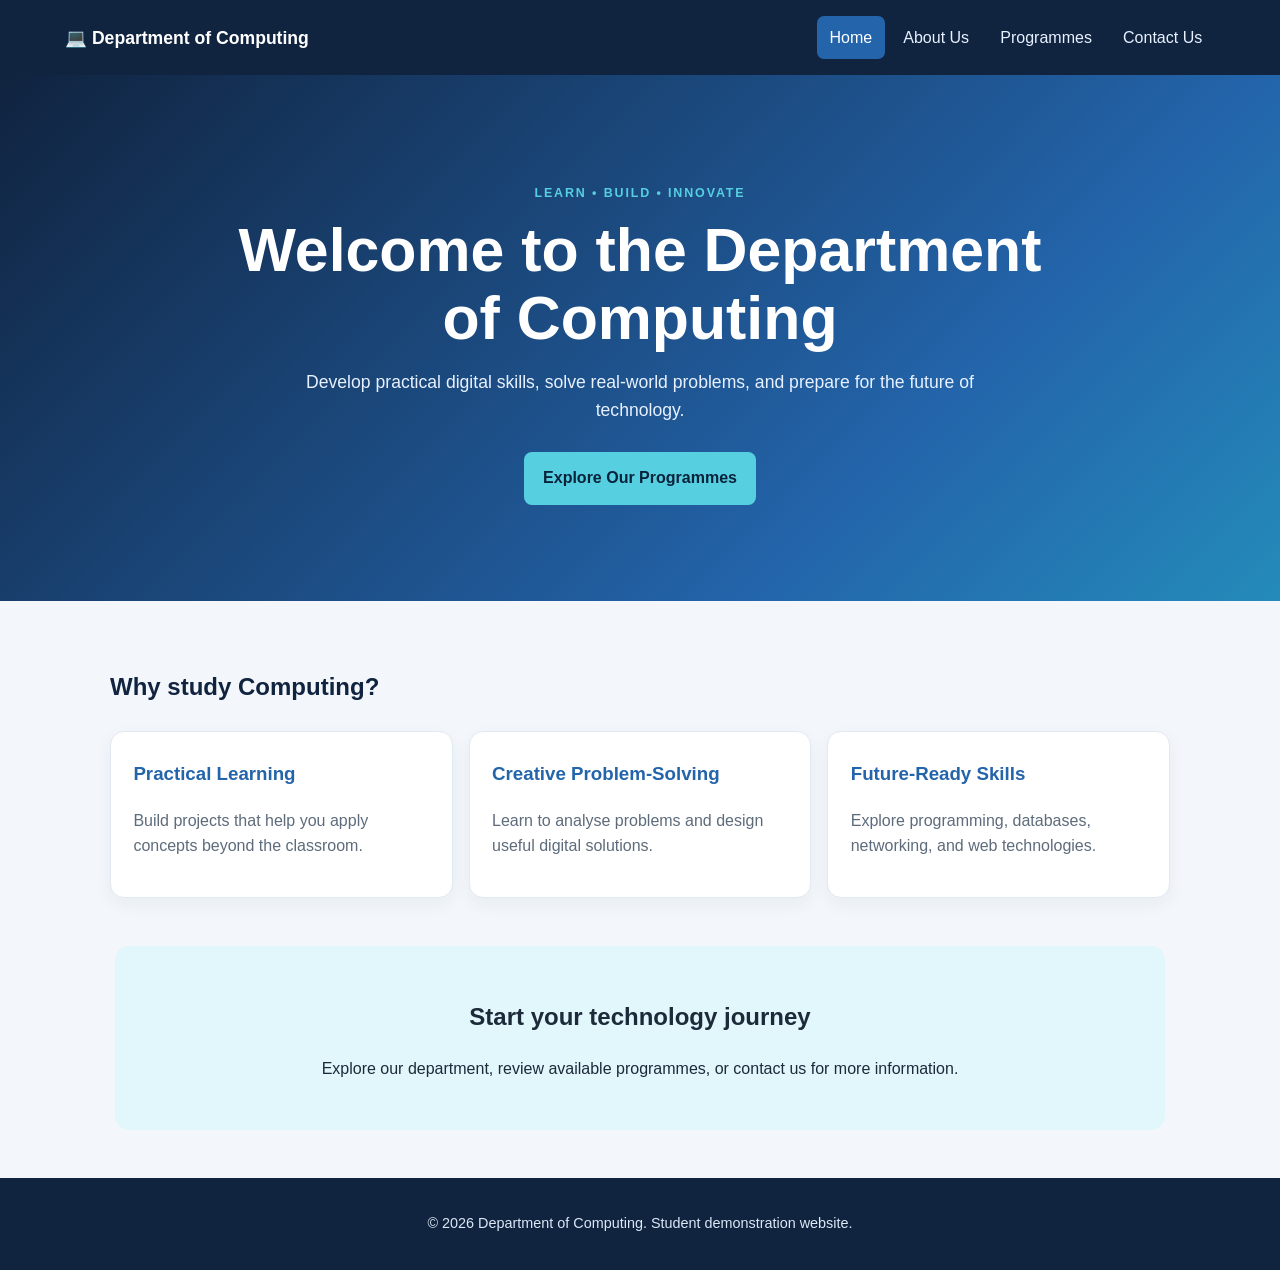
<file: index.html>
<!DOCTYPE html>
<html lang="en">
<head>
  <meta charset="UTF-8">
  <meta name="viewport" content="width=device-width, initial-scale=1.0">
  <title>Department of Computing | Home</title>
  <link rel="stylesheet" href="style.css">
</head>
<body>
  <header class="site-header">
    <a class="brand" href="index.html">💻 Department of Computing</a>
    <nav aria-label="Main navigation">
      <a class="active" href="index.html">Home</a>
      <a href="about.html">About Us</a>
      <a href="programmes.html">Programmes</a>
      <a href="contact.html">Contact Us</a>
    </nav>
  </header>
  <main>
    <section class="hero">
      <p class="eyebrow">LEARN • BUILD • INNOVATE</p>
      <h1>Welcome to the Department of Computing</h1>
      <p>Develop practical digital skills, solve real-world problems, and prepare for the future of technology.</p>
      <a class="button" href="programmes.html">Explore Our Programmes</a>
    </section>
    <section class="section">
      <h2>Why study Computing?</h2>
      <div class="cards">
        <article class="card"><h3>Practical Learning</h3><p>Build projects that help you apply concepts beyond the classroom.</p></article>
        <article class="card"><h3>Creative Problem-Solving</h3><p>Learn to analyse problems and design useful digital solutions.</p></article>
        <article class="card"><h3>Future-Ready Skills</h3><p>Explore programming, databases, networking, and web technologies.</p></article>
      </div>
    </section>
    <section class="notice"><h2>Start your technology journey</h2><p>Explore our department, review available programmes, or contact us for more information.</p></section>
  </main>
  <footer><p>&copy; 2026 Department of Computing. Student demonstration website.</p></footer>
</body>
</html>
</file>
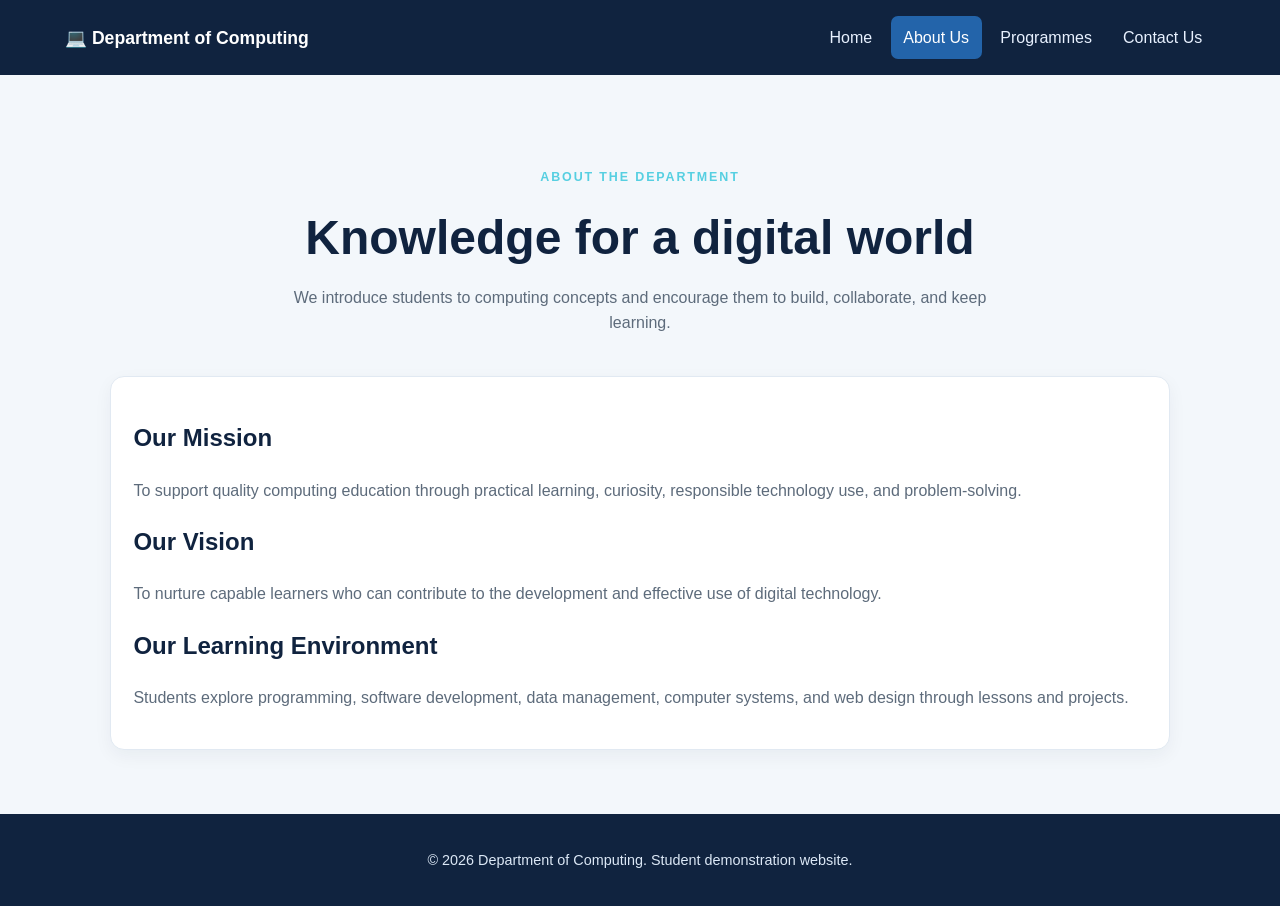
<file: about.html>
<!DOCTYPE html>
<html lang="en">
<head>
  <meta charset="UTF-8">
  <meta name="viewport" content="width=device-width, initial-scale=1.0">
  <title>About Us | Department of Computing</title>
  <link rel="stylesheet" href="style.css">
</head>
<body>
  <header class="site-header">
    <a class="brand" href="index.html">💻 Department of Computing</a>
    <nav aria-label="Main navigation">
      <a href="index.html">Home</a><a class="active" href="about.html">About Us</a>
      <a href="programmes.html">Programmes</a><a href="contact.html">Contact Us</a>
    </nav>
  </header>
  <main class="page">
    <section class="page-heading"><p class="eyebrow">ABOUT THE DEPARTMENT</p><h1>Knowledge for a digital world</h1><p>We introduce students to computing concepts and encourage them to build, collaborate, and keep learning.</p></section>
    <section class="content-panel">
      <h2>Our Mission</h2><p>To support quality computing education through practical learning, curiosity, responsible technology use, and problem-solving.</p>
      <h2>Our Vision</h2><p>To nurture capable learners who can contribute to the development and effective use of digital technology.</p>
      <h2>Our Learning Environment</h2><p>Students explore programming, software development, data management, computer systems, and web design through lessons and projects.</p>
    </section>
  </main>
  <footer><p>&copy; 2026 Department of Computing. Student demonstration website.</p></footer>
</body>
</html>
</file>
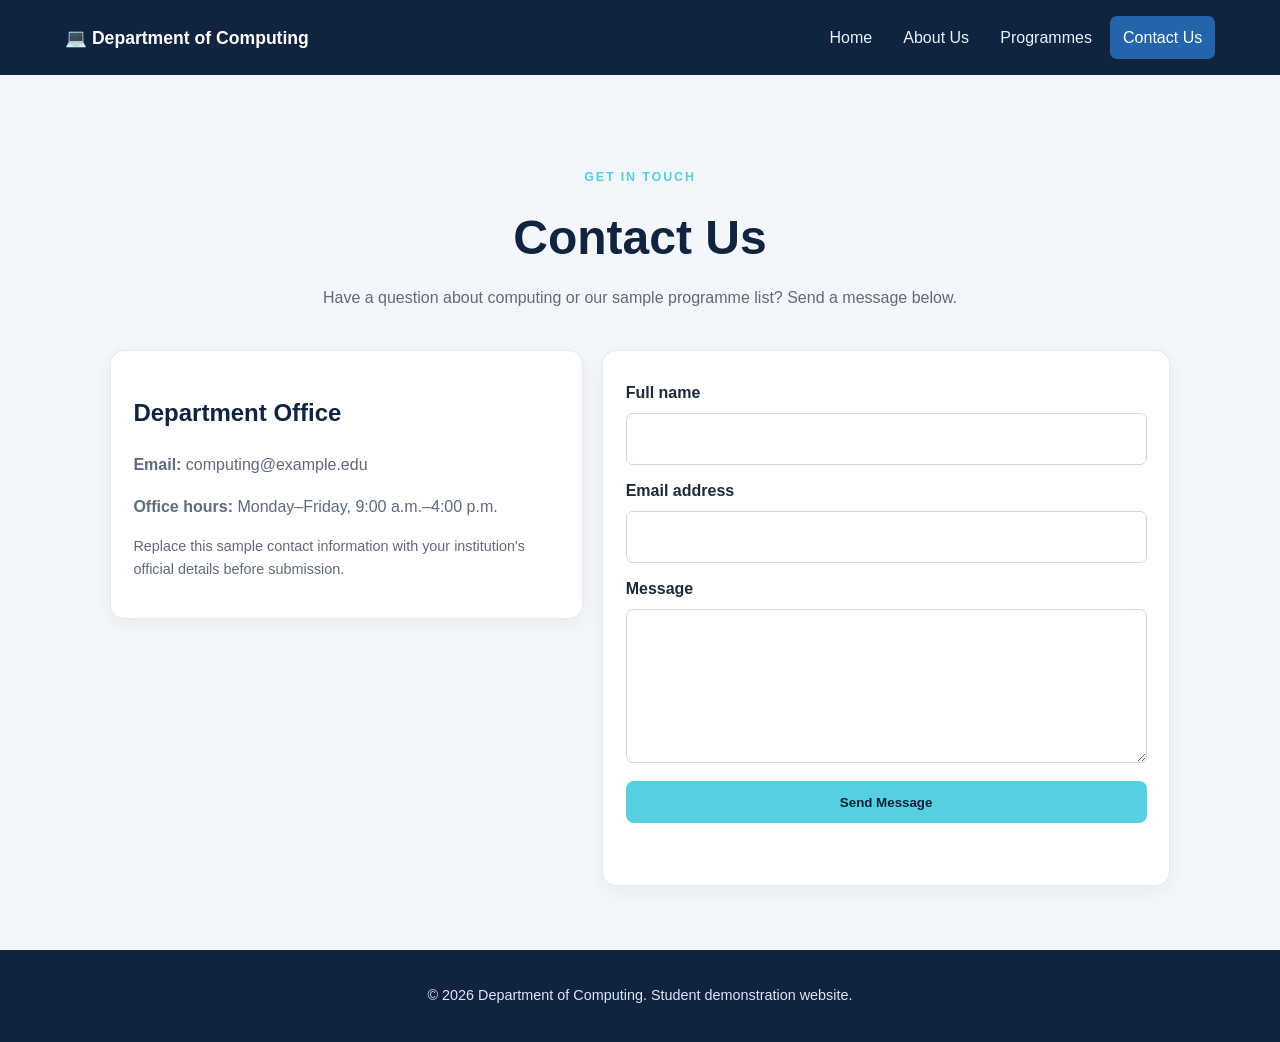
<file: contact.html>
<!DOCTYPE html>
<html lang="en">
<head>
  <meta charset="UTF-8">
  <meta name="viewport" content="width=device-width, initial-scale=1.0">
  <title>Contact Us | Department of Computing</title>
  <link rel="stylesheet" href="style.css">
</head>
<body>
  <header class="site-header">
    <a class="brand" href="index.html">💻 Department of Computing</a>
    <nav aria-label="Main navigation">
      <a href="index.html">Home</a><a href="about.html">About Us</a>
      <a href="programmes.html">Programmes</a><a class="active" href="contact.html">Contact Us</a>
    </nav>
  </header>
  <main class="page">
    <section class="page-heading"><p class="eyebrow">GET IN TOUCH</p><h1>Contact Us</h1><p>Have a question about computing or our sample programme list? Send a message below.</p></section>
    <section class="contact-layout">
      <div class="content-panel"><h2>Department Office</h2><p><strong>Email:</strong> computing@example.edu</p><p><strong>Office hours:</strong> Monday–Friday, 9:00 a.m.–4:00 p.m.</p><p class="small-note">Replace this sample contact information with your institution's official details before submission.</p></div>
      <form class="content-panel contact-form" id="contactForm">
        <label for="name">Full name</label><input id="name" name="name" type="text" required>
        <label for="email">Email address</label><input id="email" name="email" type="email" required>
        <label for="message">Message</label><textarea id="message" name="message" rows="5" required></textarea>
        <button class="button" type="submit">Send Message</button>
        <p id="formMessage" class="form-message" role="status"></p>
      </form>
    </section>
  </main>
  <footer><p>&copy; 2026 Department of Computing. Student demonstration website.</p></footer>
  <script src="script.js"></script>
</body>
</html>
</file>
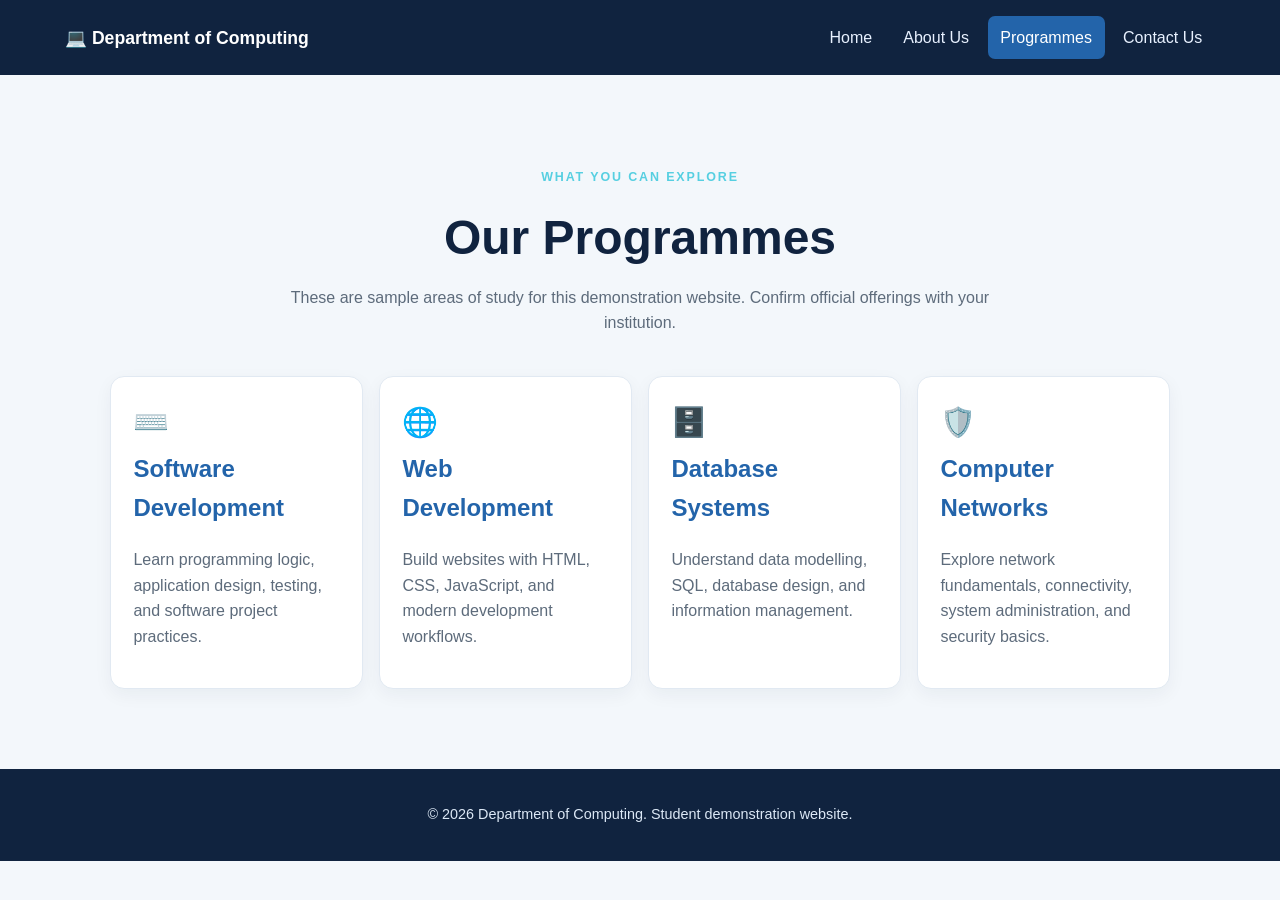
<file: programmes.html>
<!DOCTYPE html>
<html lang="en">
<head>
  <meta charset="UTF-8">
  <meta name="viewport" content="width=device-width, initial-scale=1.0">
  <title>Programmes | Department of Computing</title>
  <link rel="stylesheet" href="style.css">
</head>
<body>
  <header class="site-header">
    <a class="brand" href="index.html">💻 Department of Computing</a>
    <nav aria-label="Main navigation">
      <a href="index.html">Home</a><a href="about.html">About Us</a>
      <a class="active" href="programmes.html">Programmes</a><a href="contact.html">Contact Us</a>
    </nav>
  </header>
  <main class="page">
    <section class="page-heading"><p class="eyebrow">WHAT YOU CAN EXPLORE</p><h1>Our Programmes</h1><p>These are sample areas of study for this demonstration website. Confirm official offerings with your institution.</p></section>
    <section class="cards programme-cards">
      <article class="card"><span class="card-icon">⌨️</span><h2>Software Development</h2><p>Learn programming logic, application design, testing, and software project practices.</p></article>
      <article class="card"><span class="card-icon">🌐</span><h2>Web Development</h2><p>Build websites with HTML, CSS, JavaScript, and modern development workflows.</p></article>
      <article class="card"><span class="card-icon">🗄️</span><h2>Database Systems</h2><p>Understand data modelling, SQL, database design, and information management.</p></article>
      <article class="card"><span class="card-icon">🛡️</span><h2>Computer Networks</h2><p>Explore network fundamentals, connectivity, system administration, and security basics.</p></article>
    </section>
  </main>
  <footer><p>&copy; 2026 Department of Computing. Student demonstration website.</p></footer>
</body>
</html>
</file>
<file: style.css>
:root{--navy:#10233f;--blue:#2364aa;--cyan:#56cfe1;--light:#f3f7fb;--ink:#1c2a3a;--muted:#5d6b7b;--white:#fff}
*{box-sizing:border-box}html{scroll-behavior:smooth}body{margin:0;font-family:Arial,Helvetica,sans-serif;color:var(--ink);background:var(--light);line-height:1.6}
.site-header{background:var(--navy);color:var(--white);display:flex;justify-content:space-between;align-items:center;gap:1rem;padding:1rem max(5%,calc((100% - 1150px)/2));flex-wrap:wrap}
.brand{font-weight:700;color:white;text-decoration:none;font-size:1.1rem}.site-header nav{display:flex;gap:.35rem;flex-wrap:wrap}.site-header nav a{color:#e8f1ff;text-decoration:none;padding:.55rem .8rem;border-radius:7px}.site-header nav a:hover,.site-header nav a.active{background:var(--blue);color:white}
.hero{padding:6rem 1.25rem;text-align:center;color:white;background:linear-gradient(135deg,#10233f,#2364aa 70%,#248bba)}.hero h1{font-size:clamp(2.2rem,5vw,3.8rem);line-height:1.12;max-width:850px;margin:.4rem auto 1rem}.hero p:not(.eyebrow){max-width:700px;margin:0 auto 1.7rem;font-size:1.1rem;color:#e8f1ff}.eyebrow{letter-spacing:.15em;font-size:.78rem;font-weight:700;color:var(--cyan)}.button{display:inline-block;border:0;border-radius:8px;padding:.85rem 1.2rem;background:var(--cyan);color:#09233b;font-weight:700;text-decoration:none;cursor:pointer}.button:hover{filter:brightness(.95)}
.section,.page{max-width:1100px;margin:0 auto;padding:3rem 1.25rem}.section h2,.content-panel h2{color:var(--navy)}.cards{display:grid;grid-template-columns:repeat(auto-fit,minmax(220px,1fr));gap:1rem;margin-top:1.5rem}.card,.content-panel{background:white;border:1px solid #e1e9f2;border-radius:14px;padding:1.4rem;box-shadow:0 6px 18px rgba(16,35,63,.05)}.card h3,.card h2{color:var(--blue);margin-top:.3rem}.card p,.content-panel p{color:var(--muted)}.notice{margin:0 auto 3rem;max-width:1050px;padding:2rem;background:#e2f7fb;border-radius:14px;text-align:center}.page-heading{text-align:center;padding:2rem 0 1rem}.page-heading h1{font-size:clamp(2rem,4vw,3rem);color:var(--navy);margin:.2rem}.page-heading p:last-child{max-width:720px;margin:.5rem auto;color:var(--muted)}.content-panel{margin:1rem 0}.programme-cards{margin:1rem 0 2rem}.card-icon{font-size:1.8rem}.contact-layout{display:grid;grid-template-columns:1fr 1.2fr;gap:1.2rem;align-items:start}.contact-form{display:flex;flex-direction:column;gap:.45rem}.contact-form label{font-weight:700;margin-top:.4rem}.contact-form input,.contact-form textarea{width:100%;border:1px solid #cbd6e2;border-radius:7px;padding:.75rem;font:inherit}.contact-form input:focus,.contact-form textarea:focus{outline:2px solid var(--cyan);border-color:var(--blue)}.contact-form .button{margin-top:.7rem}.form-message{font-weight:700;color:#126342}.small-note{font-size:.9rem}footer{text-align:center;padding:1.25rem;background:var(--navy);color:#dce8f6;font-size:.9rem}
@media(max-width:700px){.site-header{justify-content:center}.site-header nav{justify-content:center}.contact-layout{grid-template-columns:1fr}.hero{padding:4rem 1rem}.section{padding-top:2rem}}
</file>
